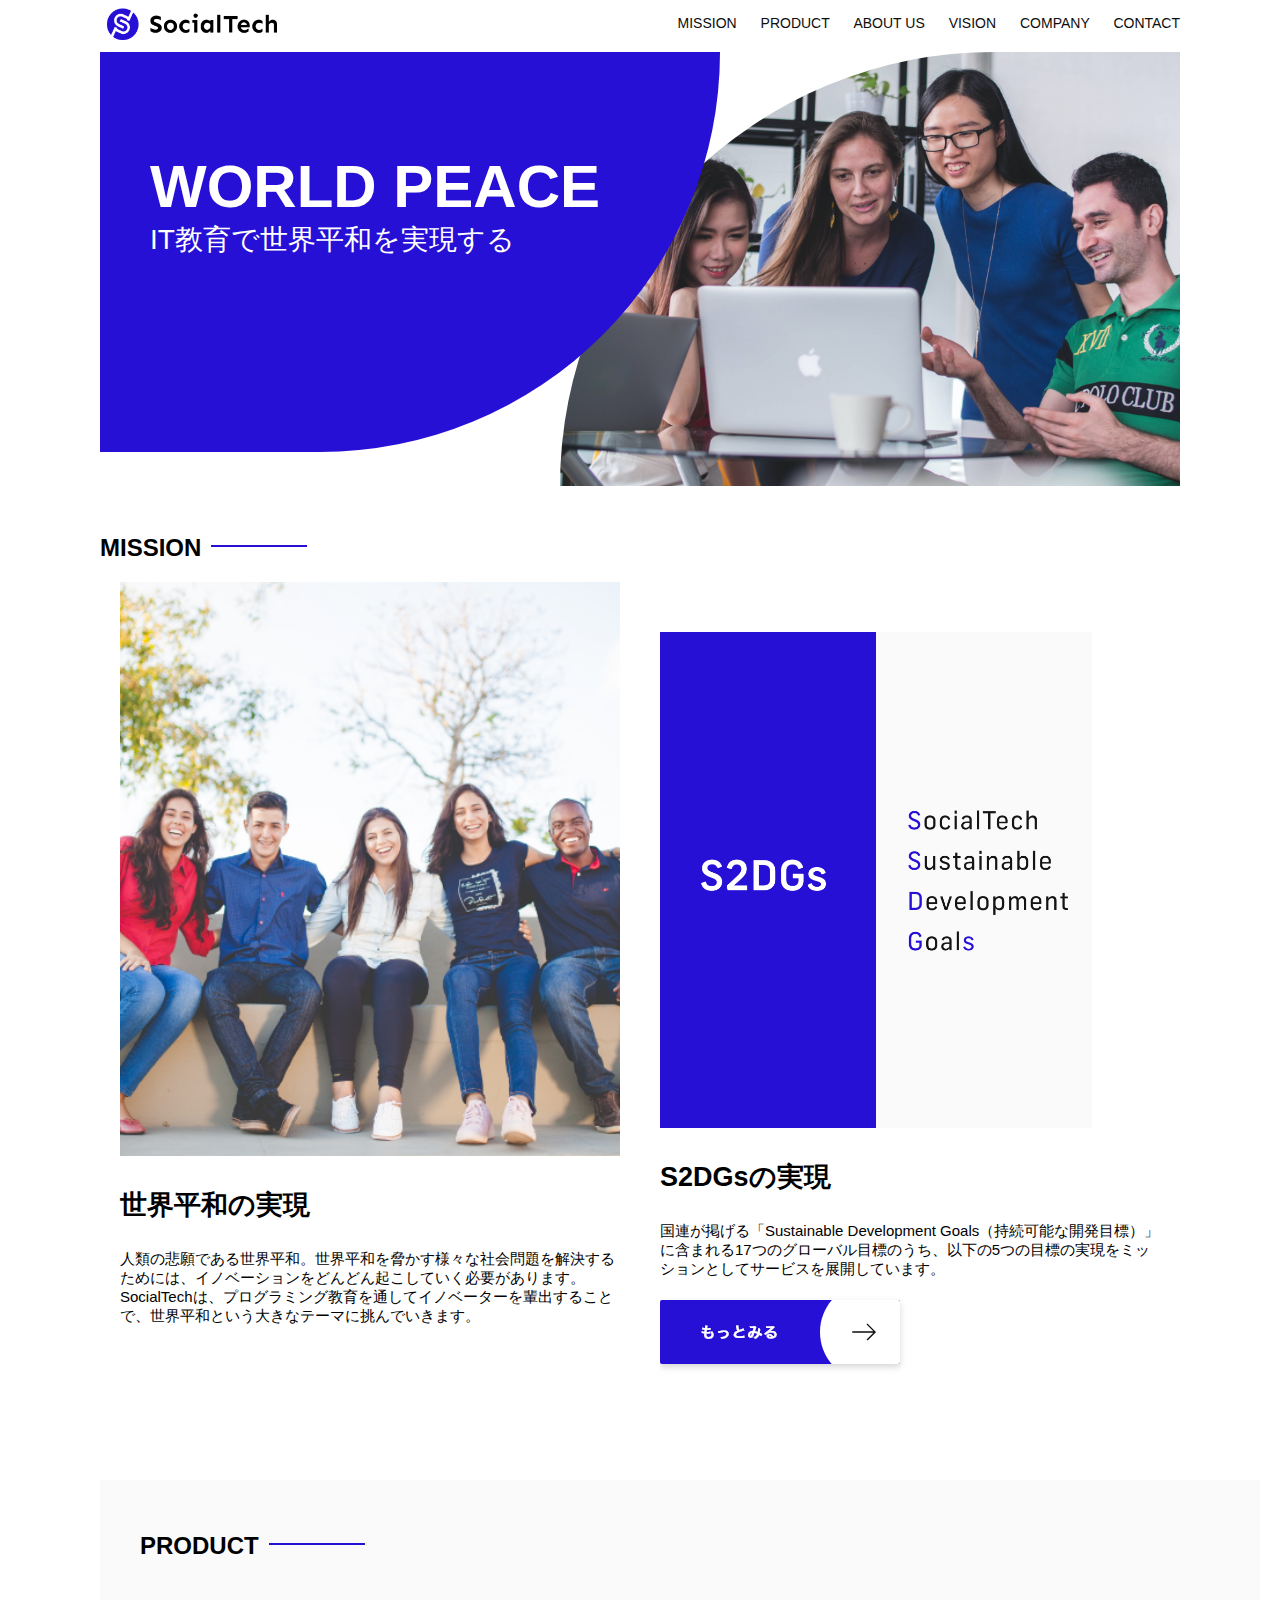
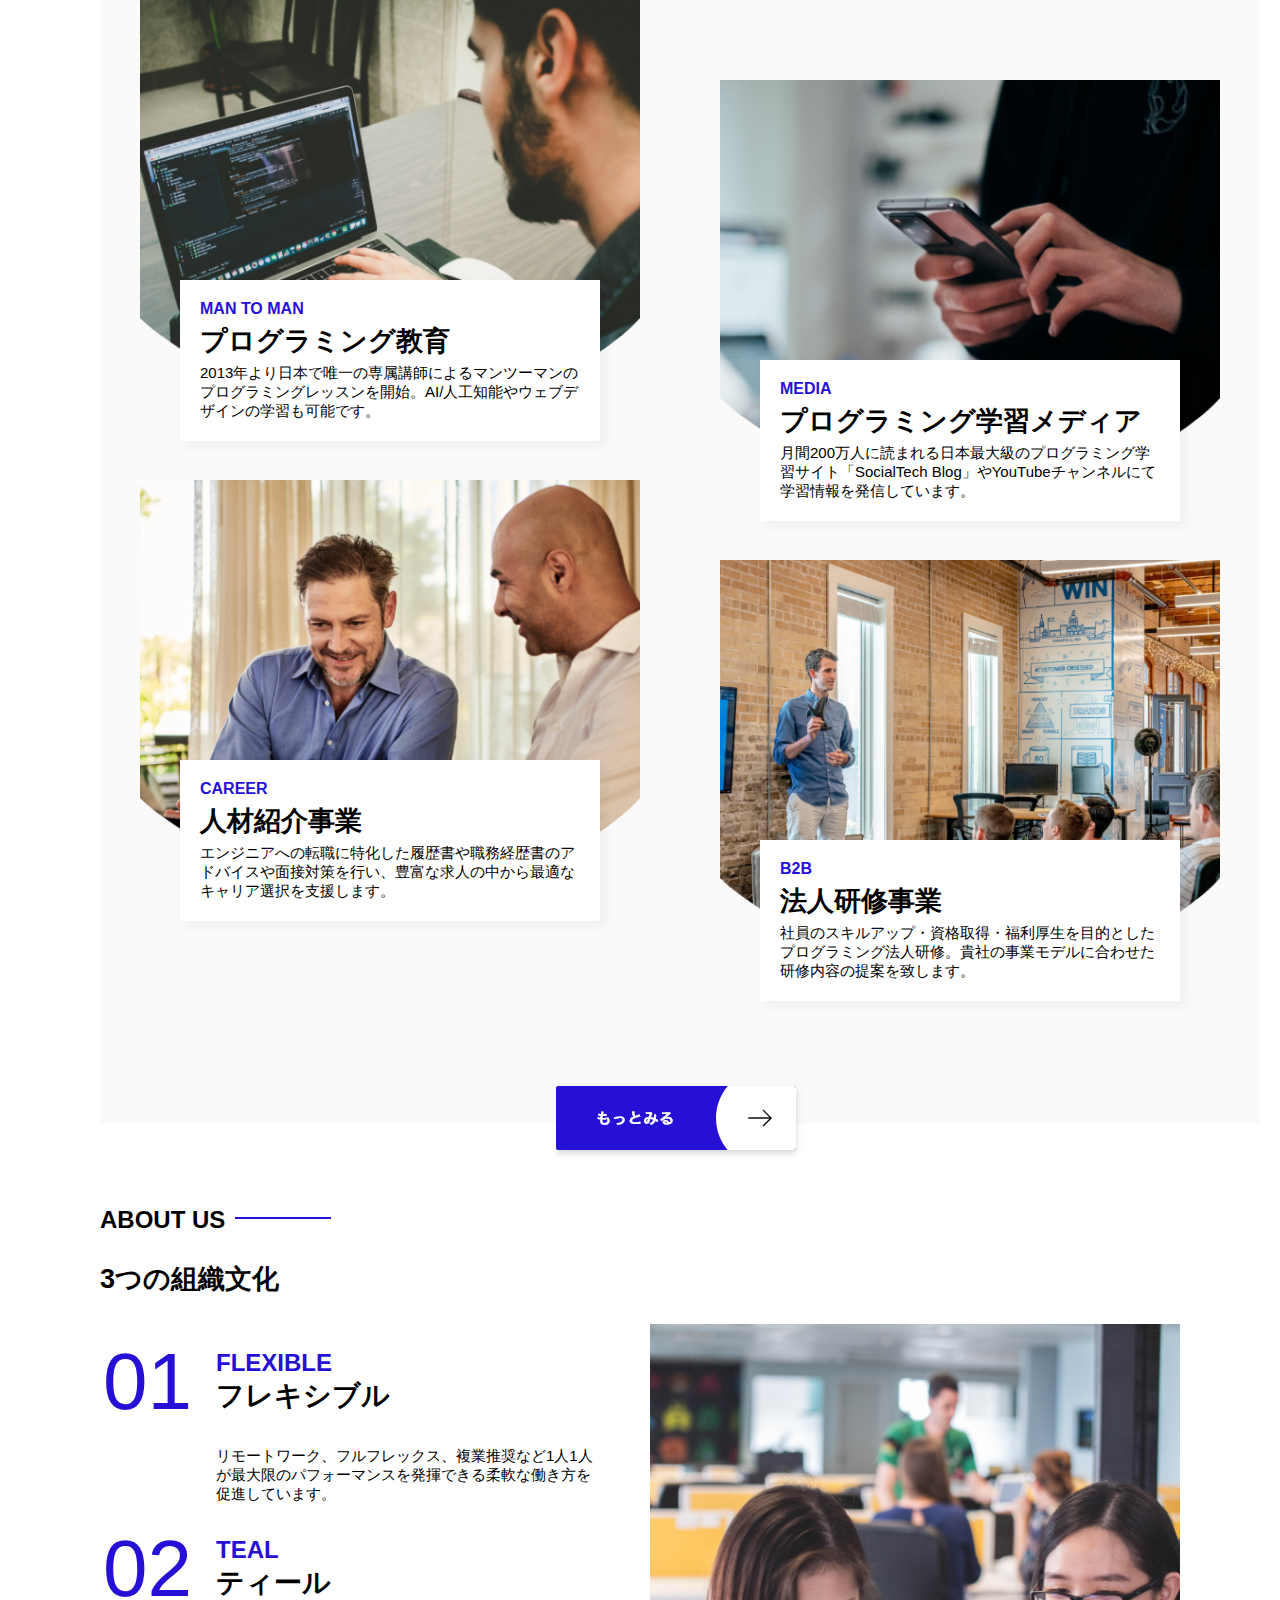
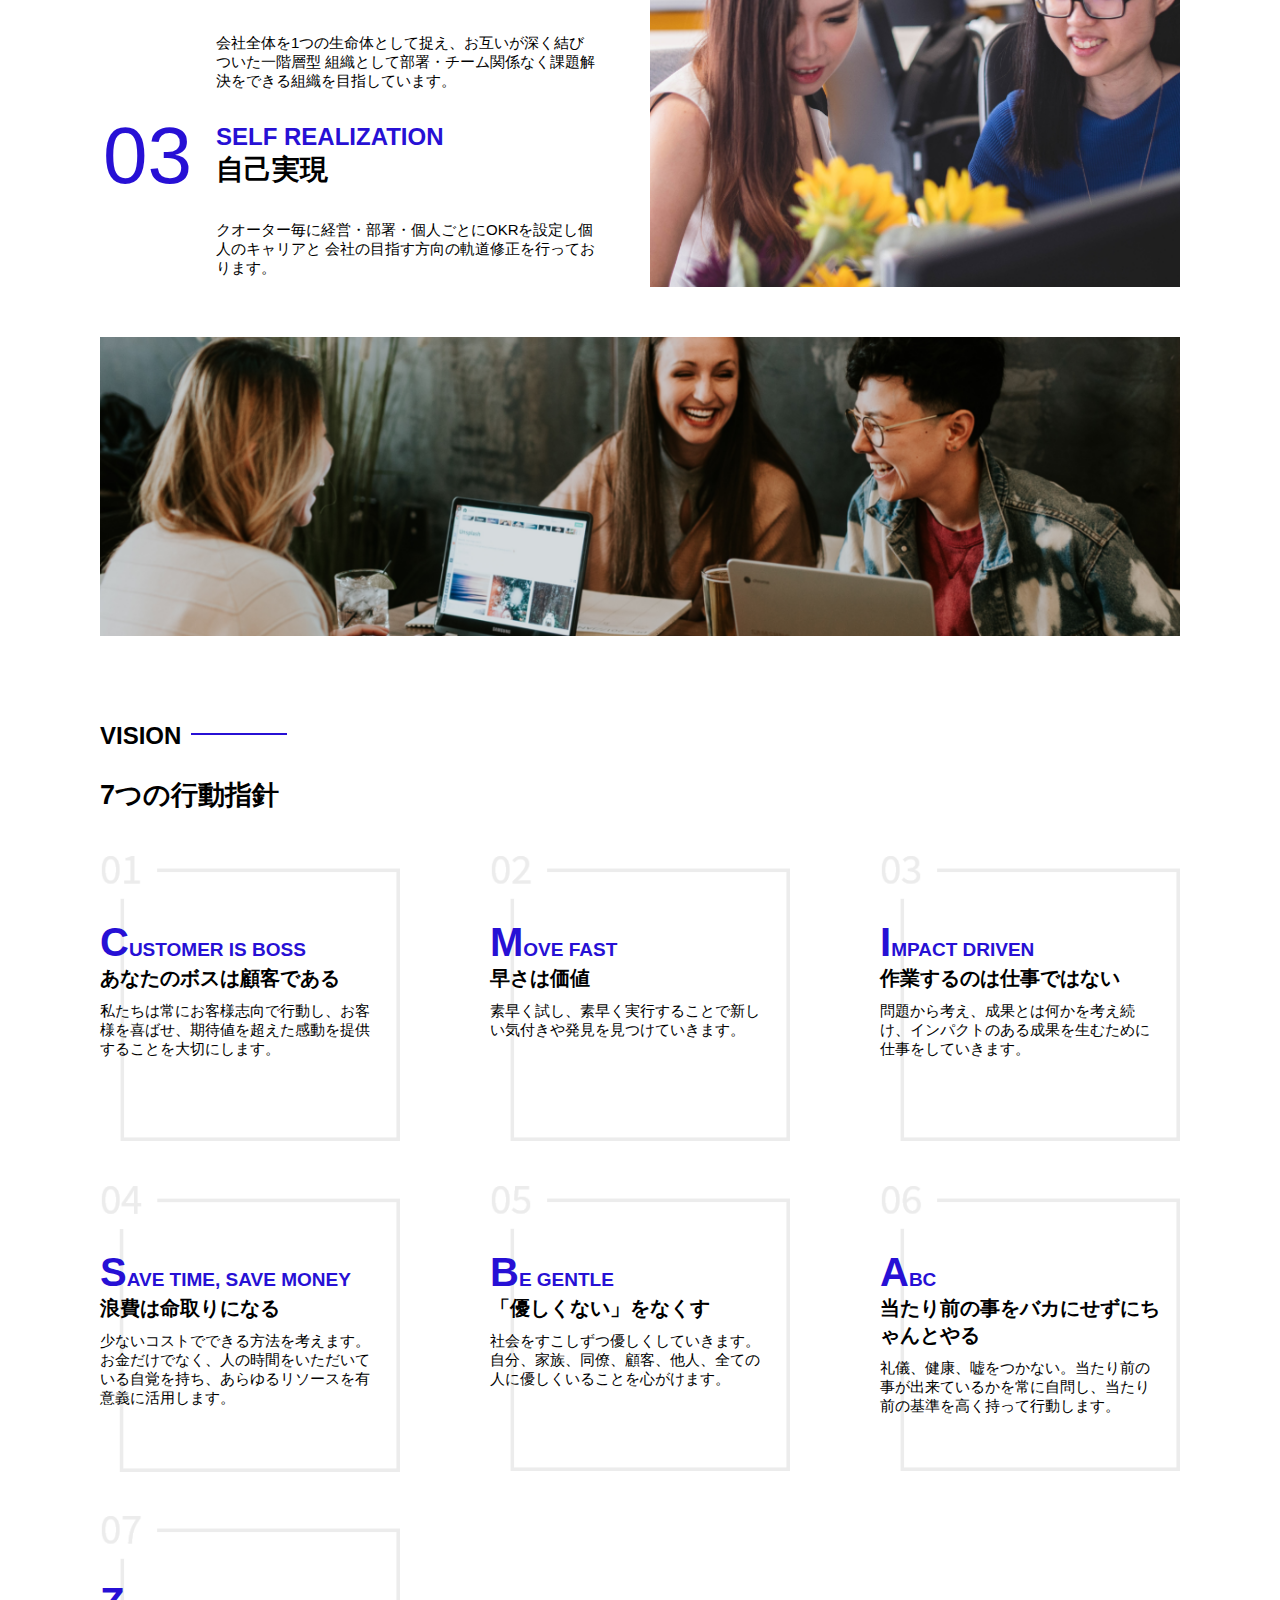
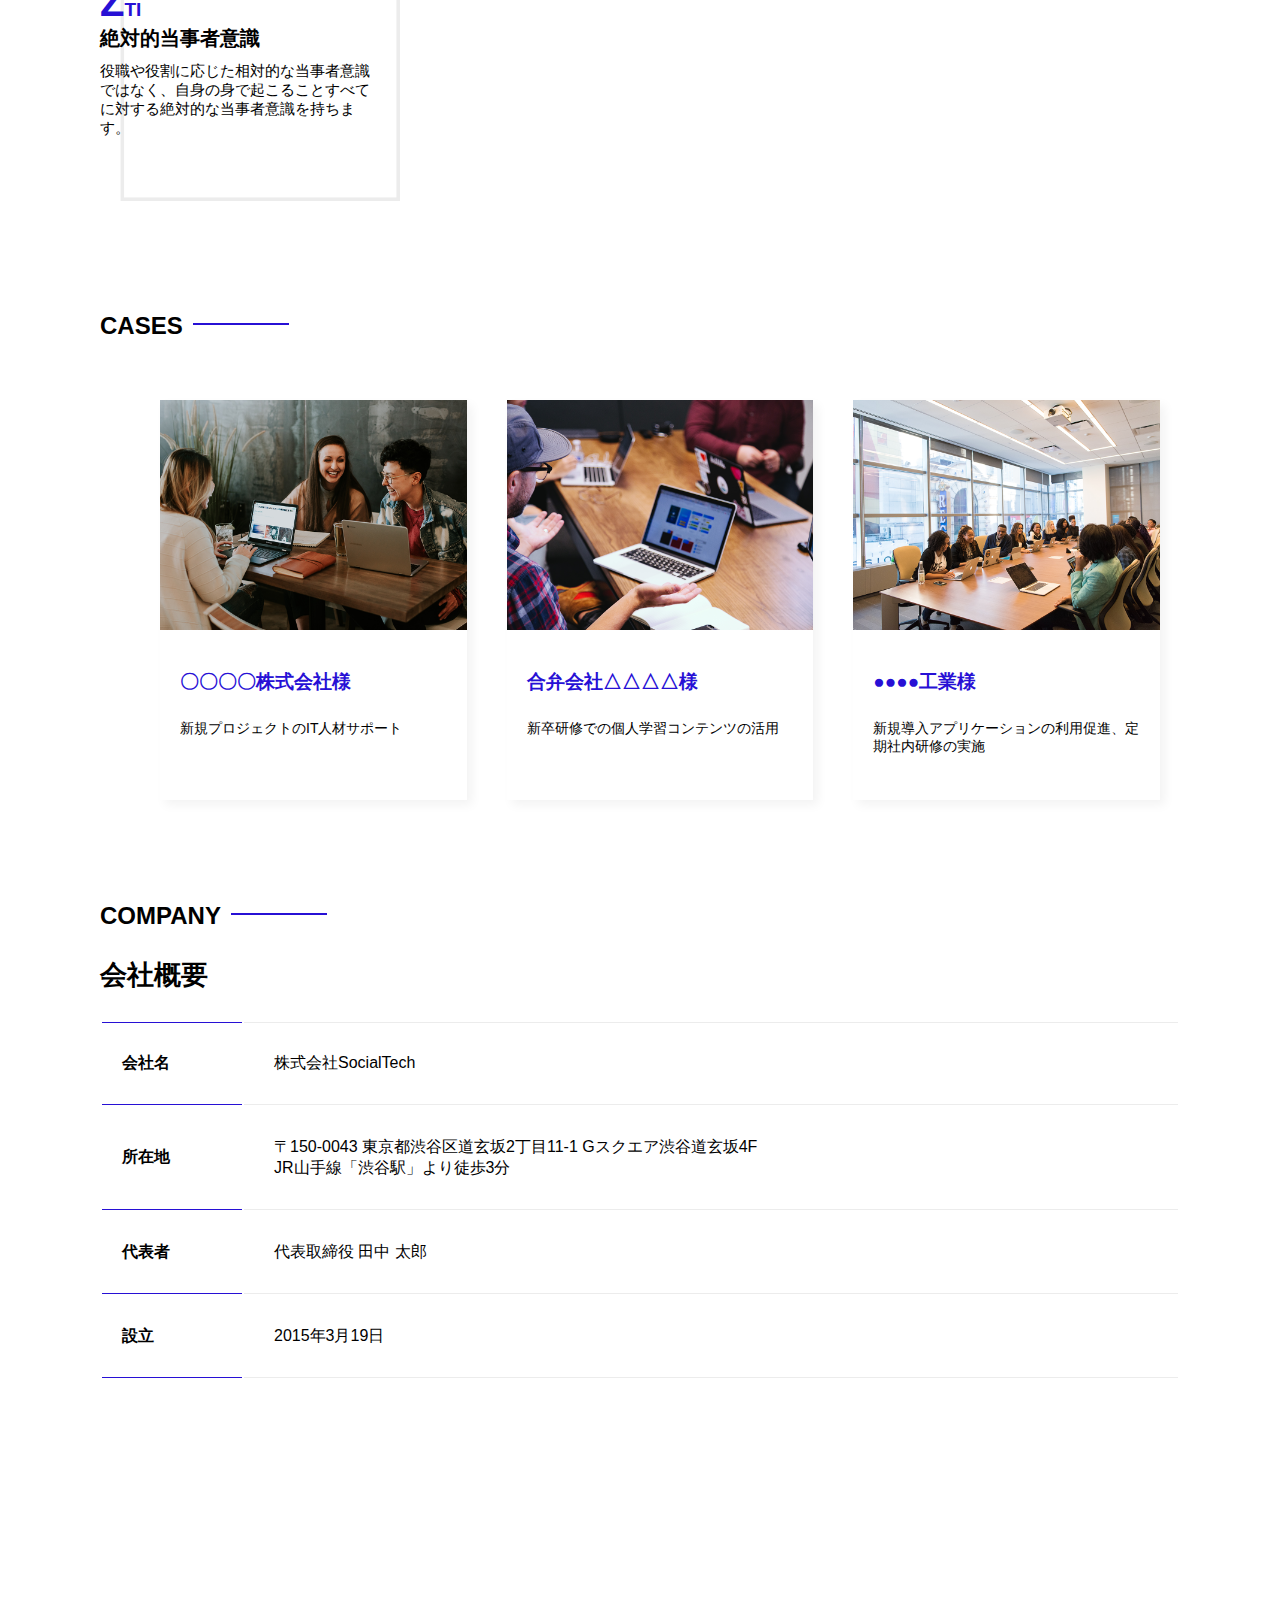
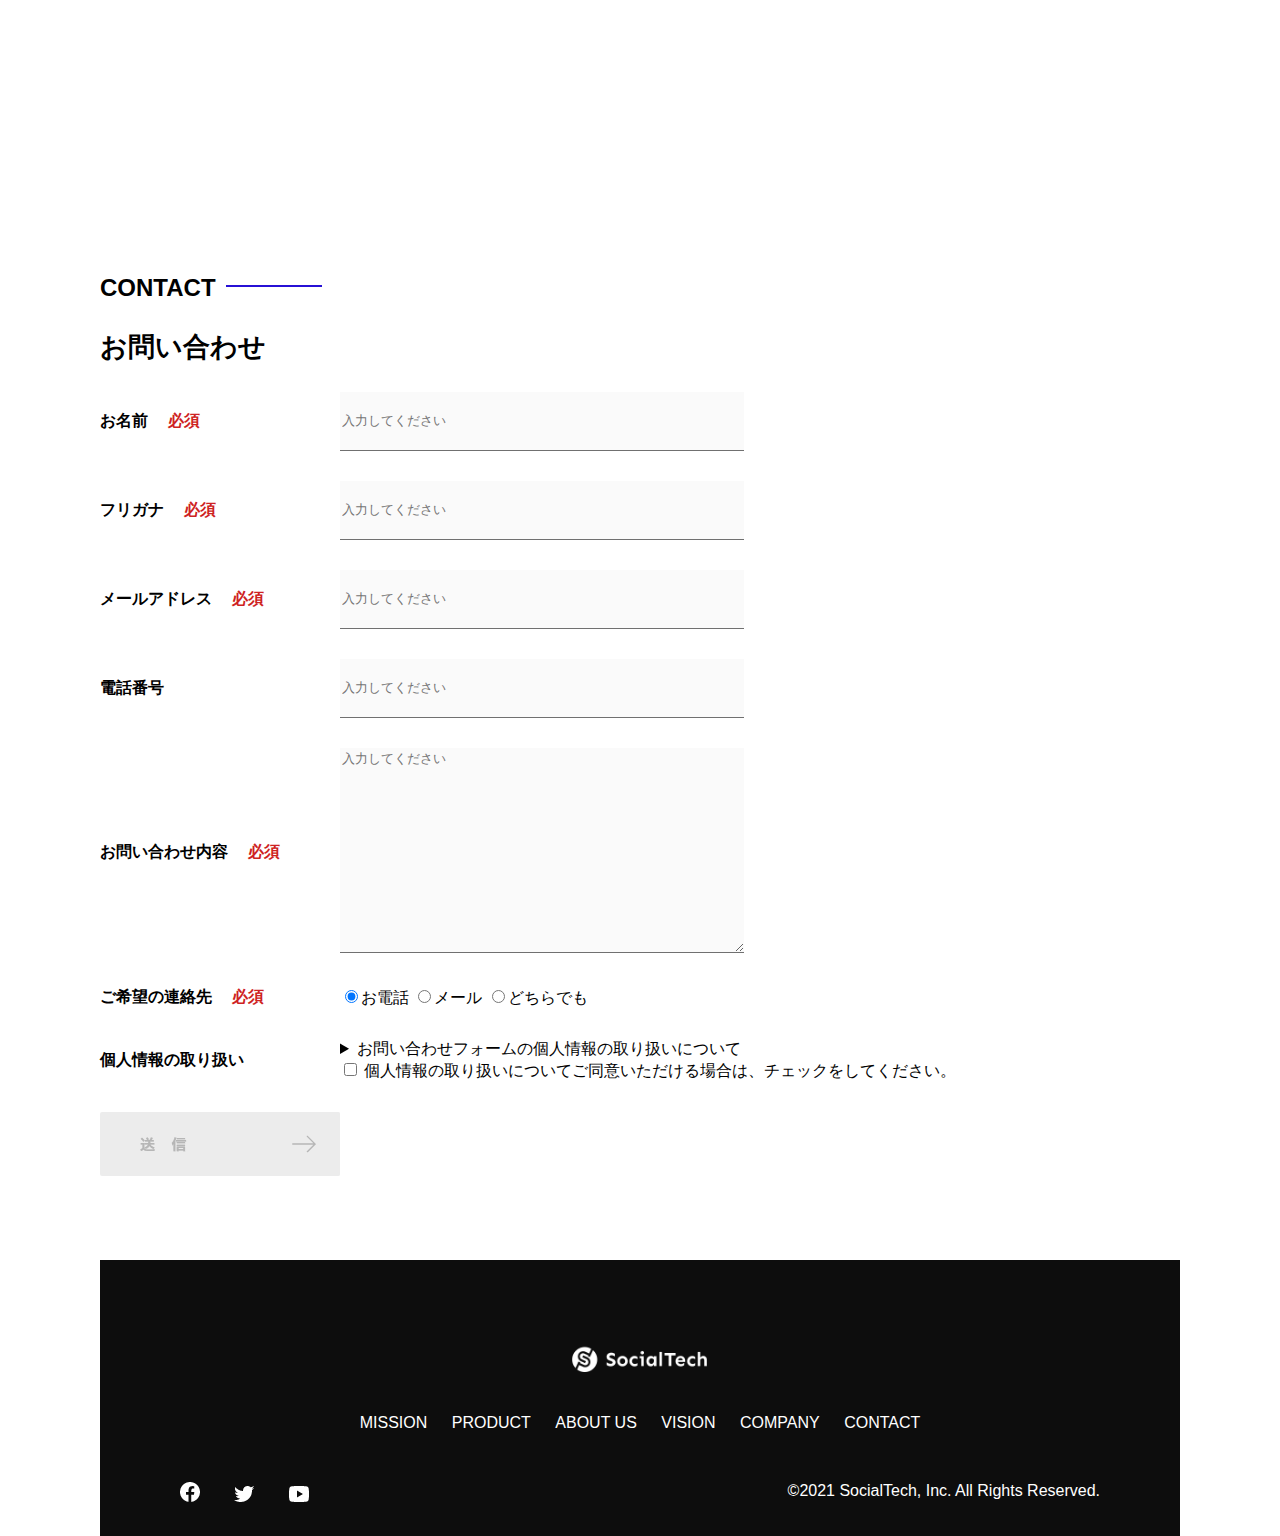
<file: kadai_012/index.html>
<!DOCTYPE html>
<html>
  <head>
    <title>SocialTech</title>
    <meta charset="UTF-8" />
    <meta
      name="description"
      content="SocialTechはEdTech業界のリーディングカンパニーを目指します。"
    />
    <meta name="viewport" content="width=device-width, initial-scale=1.0" />
    <link rel="stylesheet" href="style.css" />
  </head>
  <body>
    <!-- ヘッダー -->
    <header>
      <!-- ロゴ -->
      <a href="index.html" id="logo"
        ><img src="images/logo.png" alt="トップページに戻る"
      /></a>

      <!-- PC用ナビゲーション -->
      <nav id="nav-pc">
        <a href="mission.html">MISSION</a>
        <a href="product.html">PRODUCT</a>
        <a href="index.html#aboutus">ABOUT US</a>
        <a href="index.html#vision">VISION</a>
        <a href="index.html#company">COMPANY</a>
        <a href="index.html#contact">CONTACT</a>
      </nav>
    </header>
    <main>
      <article>
        <!-- メインビジュアル -->
        <section id="main-visual">
          <div id="main-message">
            <h1>WORLD PEACE</h1>
            <p>IT教育で世界平和を実現する</p>
          </div>
          <img
            src="images/index/index-main.png"
            alt="PCの周りに集まる多国籍の仲間たち"
          />
        </section>
        <!--ミッション-->
        <section id="mission">
          <h2 class="index-h2">MISSION</h2>
          <div id="mission-flex">
            <div>
              <img
                id="mission-photo"
                src="images/index/index-mission.png"
                alt="屋外のベンチで写真を撮影する多国籍の仲間たち"
              />
              <h3>世界平和の実現</h3>
              <p>
                人類の悲願である世界平和。世界平和を脅かす様々な社会問題を解決するためには、イノベーションをどんどん起こしていく必要があります。SocialTechは、プログラミング教育を通してイノベーターを輩出することで、世界平和という大きなテーマに挑んでいきます。
              </p>
            </div>
            <div>
              <img id="s2dgs" src="images/index/s2dgs.png" alt="S2DGs" />
              <h3>S2DGsの実現</h3>
              <p>
                国連が掲げる「Sustainable Development
                Goals（持続可能な開発目標）」に含まれる17つのグローバル目標のうち、以下の5つの目標の実現をミッションとしてサービスを展開しています。
              </p>
              <a href="mission.html">
                <img src="images/button-more.png" alt="もっとみる" />
              </a>
            </div>
          </div>
        </section>
        <!-- プロダクト -->
        <section id="product">
          <h2 class="index-h2">PRODUCT</h2>
          <div>
            <div id="product-left">
              <div>
                <img
                  class="product-photo"
                  src="images/index/index-mantoman.png"
                  alt="PCでコードを書く男性"
                />
                <div class="product-explain">
                  <span>MAN TO MAN</span>
                  <h3>プログラミング教育</h3>
                  <p>
                    2013年より日本で唯一の専属講師によるマンツーマンのプログラミングレッスンを開始。AI/人工知能やウェブデザインの学習も可能です。
                  </p>
                </div>
              </div>
              <div>
                <img
                  class="product-photo"
                  src="images/index/index-career.png"
                  alt="笑顔で話し合う2人の男性"
                />
                <div class="product-explain">
                  <span>CAREER</span>
                  <h3>人材紹介事業</h3>
                  <p>
                    エンジニアへの転職に特化した履歴書や職務経歴書のアドバイスや面接対策を行い、豊富な求人の中から最適なキャリア選択を支援します。
                  </p>
                </div>
              </div>
            </div>
            <div id="product-right">
              <div>
                <img
                  class="product-photo"
                  src="images/index/index-media.png"
                  alt="スマートフォンを操作する人"
                />
                <div class="product-explain">
                  <span>MEDIA</span>
                  <h3>プログラミング学習メディア</h3>
                  <p>
                    月間200万人に読まれる日本最大級のプログラミング学習サイト「SocialTech
                    Blog」やYouTubeチャンネルにて学習情報を発信しています。
                  </p>
                </div>
              </div>
              <div>
                <img
                  class="product-photo"
                  src="images/index/index-b2b.png"
                  alt="講演中の男性とそれを聴く人々"
                />
                <div class="product-explain">
                  <span>B2B</span>
                  <h3>法人研修事業</h3>
                  <p>
                    社員のスキルアップ・資格取得・福利厚生を目的としたプログラミング法人研修。貴社の事業モデルに合わせた研修内容の提案を致します。
                  </p>
                </div>
              </div>
            </div>
          </div>
          <div>
            <a id="product-more" href="product.html">
              <img src="images/button-more.png" alt="もっとみる" />
            </a>
          </div>
        </section>
        <!---ABOUT US-->
        <section id="aboutus">
          <h2 class="index-h2">ABOUT US</h2>
          <h3>3つの組織文化</h3>
          <div>
            <table class="culture-table">
              <tr>
                <td>
                  <span class="culture-num">01</span>
                </td>
                <td>
                  <span class="culture-en">FLEXIBLE</span>
                  <span class="culture-jp">フレキシブル</span>
                </td>
              </tr>
              <tr>
                <td>
                  <!--空のセル-->
                </td>
                <td>
                  <p class="culture-description">
                    リモートワーク、フルフレックス、複業推奨など1人1人が最大限のパフォーマンスを発揮できる柔軟な働き方を促進しています。
                  </p>
                </td>
              </tr>
              <tr>
                <td>
                  <span class="culture-num">02</span>
                </td>
                <td>
                  <span class="culture-en">TEAL</span>
                  <span class="culture-jp">ティール</span>
                </td>
              </tr>
              <tr>
                <td>
                  <!--空のセル-->
                </td>
                <td>
                  <p class="culture-description">
                    会社全体を1つの生命体として捉え、お互いが深く結びついた一階層型
                    組織として部署・チーム関係なく課題解決をできる組織を目指しています。
                  </p>
                </td>
              </tr>
              <tr>
                <td>
                  <span class="culture-num">03</span>
                </td>
                <td>
                  <span class="culture-en">SELF REALIZATION</span>
                  <span class="culture-jp">自己実現</span>
                </td>
              </tr>
              <tr>
                <td>
                  <!--空のセル-->
                </td>
                <td>
                  <p class="culture-description">
                    クオーター毎に経営・部署・個人ごとにOKRを設定し個人のキャリアと
                    会社の目指す方向の軌道修正を行っております。
                  </p>
                </td>
              </tr>
            </table>
            <img
              class="culture-img"
              src="images/index/index-aboutus1.png"
              alt="笑顔で話し合う2人の女性"
            />
          </div>
          <img
            class="culture-img2"
            src="images/index/index-aboutus2.png"
            alt="笑顔で話し合う3人の男女"
          />
        </section>
        <!-- VISION -->
        <section id="vision">
          <h2 class="index-h2">VISION</h2>
          <h3>7つの行動指針</h3>
          <div>
            <div class="vision-box">
              <img src="images/index/vision-01.png" alt="01" />
              <span>
                <h4>CUSTOMER IS BOSS</h4>
                <h5>あなたのボスは顧客である</h5>
                <p>
                  私たちは常にお客様志向で行動し、お客様を喜ばせ、期待値を超えた感動を提供することを大切にします。
                </p>
              </span>
            </div>
            <div class="vision-box">
              <img src="images/index/vision-02.png" alt="02" />
              <span>
                <h4>MOVE FAST</h4>
                <h5>早さは価値</h5>
                <p>
                  素早く試し、素早く実行することで新しい気付きや発見を見つけていきます。
                </p>
              </span>
            </div>
            <div class="vision-box">
              <img src="images/index/vision-03.png" alt="03" />
              <span>
                <h4>IMPACT DRIVEN</h4>
                <h5>作業するのは仕事ではない</h5>
                <p>
                  問題から考え、成果とは何かを考え続け、インパクトのある成果を生むために仕事をしていきます。
                </p>
              </span>
            </div>
            <div class="vision-box">
              <img src="images/index/vision-04.png" alt="04" />
              <span>
                <h4>SAVE TIME, SAVE MONEY</h4>
                <h5>浪費は命取りになる</h5>
                <p>
                  少ないコストでできる方法を考えます。お金だけでなく、人の時間をいただいている自覚を持ち、あらゆるリソースを有意義に活用します。
                </p>
              </span>
            </div>
            <div class="vision-box">
              <img src="images/index/vision-05.png" alt="05" />
              <span>
                <h4>BE GENTLE</h4>
                <h5>「優しくない」をなくす</h5>
                <p>
                  社会をすこしずつ優しくしていきます。自分、家族、同僚、顧客、他人、全ての人に優しくいることを心がけます。
                </p>
              </span>
            </div>
            <div class="vision-box">
              <img src="images/index/vision-06.png" alt="06" />
              <span>
                <h4>ABC</h4>
                <h5>当たり前の事をバカにせずにちゃんとやる</h5>
                <p>
                  礼儀、健康、嘘をつかない。当たり前の事が出来ているかを常に自問し、当たり前の基準を高く持って行動します。
                </p>
              </span>
            </div>
            <div class="vision-box">
              <img src="images/index/vision-07.png" alt="07" />
              <span>
                <h4>ZTI</h4>
                <h5>絶対的当事者意識</h5>
                <p>
                  役職や役割に応じた相対的な当事者意識ではなく、自身の身で起こることすべてに対する絶対的な当事者意識を持ちます。
                </p>
              </span>
            </div>
          </div>
        </section>
        <!-- CASES -->
        <!-- 課題12  start-->
        <section id="cases">
          <h2 class="index-h2">CASES</h2>
        </section>
        <ul>
          <li class="case-card">
            <img class="case-img" src="images/index/case-1.png" alt="仲良く語り合う3人">
            <div class="case-info">
              <h4 class="case-name">〇〇〇〇株式会社様</h4>
              <p class="case-content">新規プロジェクトのIT人材サポート</p>
            </div>
          </li>
          <li class="case-card">
            <img class="case-img" src="images/index/case-2.png" alt="PCでコンテンツを見る">
            <div class="case-info">
              <h4 class="case-name">合弁会社△△△△様</h4>
              <p class="case-content">新卒研修での個人学習コンテンツの活用</p>
            </div>
          </li>
          <li class="case-card">
            <img class="case-img" src="images/index/case-3.png" alt="社内研修中の会議室">
            <div class="case-info">
              <h4 class="case-name">●●●●工業様</h4>
              <p class="case-content">新規導入アプリケーションの利用促進、定期社内研修の実施</p>
            </div>

          </li>
        </ul>
        <!-- 課題12　end -->
        <!-- COMPANY -->
        <section id="company">
          <h2 class="index-h2">COMPANY</h2>
          <h3>会社概要</h3>
          <table id="company-table">
            <tr>
              <th class="tableheader-first">会社名</th>
              <td class="cell-first">株式会社SocialTech</td>
            </tr>
            <tr>
              <th class="tableheader">所在地</th>
              <td class="cell">
                〒150-0043 東京都渋谷区道玄坂2丁目11-1 Gスクエア渋谷道玄坂4F<br />JR山手線「渋谷駅」より徒歩3分
              </td>
            </tr>
            <tr>
              <th class="tableheader">代表者</th>
              <td class="cell">代表取締役 田中 太郎</td>
            </tr>
            <tr>
              <th class="tableheader">設立</th>
              <td class="cell">2015年3月19日</td>
            </tr>
          </table>
          <iframe
            src="https://www.google.com/maps/embed?pb=!1m18!1m12!1m3!1d3241.7759544892483!2d139.69399665123464!3d35.65789123876098!2m3!1f0!2f0!3f0!3m2!1i1024!2i768!4f13.1!3m3!1m2!1s0x60188caa0042e8d1%3A0xba130bea826a7aa2!2z44CSMTUwLTAwNDMg5p2x5Lqs6YO95riL6LC35Yy66YGT546E5Z2C77yS5LiB55uu77yR77yR4oiS77yR!5e0!3m2!1sja!2sjp!4v1636872991912!5m2!1sja!2sjp"
            style="border: 0"
            allowfullscreen=""
            loading="lazy"
          >
          </iframe>
        </section>
        <!-- お問い合わせフォーム -->
        <section id="contact">
          <h2 class="index-h2">CONTACT</h2>
          <h3>お問い合わせ</h3>
          <form>
            <div>
              <div class="contact-heading">
                <label class="contact-label"
                  >お名前<span class="contact-span">必須</span></label
                >
              </div>
              <div class="contact-form">
                <input
                  type="text"
                  name="name"
                  placeholder="入力してください"
                  class="contact-textbox"
                />
              </div>
            </div>
            <div>
              <div class="contact-heading">
                <label class="contact-label"
                  >フリガナ<span class="contact-span">必須</span></label
                >
              </div>
              <div>
                <input
                  type="text"
                  name="hurigana"
                  placeholder="入力してください"
                  class="contact-textbox"
                />
              </div>
            </div>
            <div>
              <div class="contact-heading">
                <label class="contact-label"
                  >メールアドレス<span class="contact-span">必須</span></label
                >
              </div>
              <div>
                <input
                  type="text"
                  name="email"
                  placeholder="入力してください"
                  class="contact-textbox"
                />
              </div>
            </div>
            <div>
              <div class="contact-heading">
                <label class="contact-label">電話番号</label>
              </div>
              <div>
                <input
                  type="text"
                  name="tel"
                  placeholder="入力してください"
                  class="contact-textbox"
                />
              </div>
            </div>
            <div>
              <div class="contact-heading">
                <label class="contact-label"
                  >お問い合わせ内容<span class="contact-span">必須</span></label
                >
              </div>
              <div>
                <textarea
                  class="contact-textarea"
                  placeholder="入力してください"
                  name="message"
                ></textarea>
              </div>
            </div>
            <div>
              <div class="contact-heading">
                <label class="contact-label"
                  >ご希望の連絡先<span class="contact-span">必須</span></label
                >
              </div>
              <div>
                <input
                  class="radiobutton"
                  type="radio"
                  value="tel"
                  name="contact"
                  checked
                /><label>お電話</label>
                <input
                  class="radiobutton"
                  type="radio"
                  value="mail"
                  name="contact"
                /><label>メール</label>
                <input
                  class="radiobutton"
                  type="radio"
                  value="both"
                  name="contact"
                /><label>どちらでも</label>
              </div>
            </div>
            <div>
              <div class="contact-heading">
                <label class="contact-label">個人情報の取り扱い</label>
              </div>
              <div>
                <details>
                  <summary>
                    お問い合わせフォームの個人情報の取り扱いについて
                  </summary>
                  <div>
                    <span>１．組織の名称又は氏名</span><br />
                    株式会社SocialTech<br /><br />
                    <span
                      >２．個人情報保護管理者（若しくはその代理人）の氏名又は職名、所属及び連絡先
                      鈴木 一郎 コーポレート部</span
                    ><br />
                    メールアドレス：support@socialtech.net<br />
                    TEL：03-xxxx-xxxx<br />
                    <span>３．個人情報の利用目的</span><br />
                    ・本サービス及び本サービスに関連する情報の提供又はそれらに関する連絡のため<br />
                    ・ユーザーの本人確認のため<br />
                    ・当社サービスのご案内のため<br />
                    ・当社の商品等の広告または宣伝（電子メールによるものを含むものとします。）<br /><br />
                    <span>４．個人情報の取り扱い業務の委託</span><br />
                    個人情報の取扱業務の全部または一部を外部に業務委託する場合があります。<br />
                    その際、弊社は、個人情報を適切に保護できる管理体制を敷き実行していることを条件として<br />
                    委託先を厳選したうえで、機密保持契約を委託先と締結し、お客様の個人情報を厳密に管理させます。<br /><br />
                    <span>５．個人情報の開示等の請求</span><br />
                    お客様は、弊社に対してご自身の個人情報の開示等（利用目的の通知、開示、内容の訂正・追加・削除、利用の停止または消去、第三者への提供の停止）に関して、当社問合わせ窓口に申し出ることができます。<br />
                    その際、弊社はお客様ご本人を確認させていただいたうえで、合理的な期間内に対応いたします。<br /><br />
                    なお、個人情報に関する弊社問合わせ先は、次の通りです。<br /><br />
                    株式会社SocialTech　個人情報問合せ窓口<br />
                    〒150-0043　東京都渋谷区道玄坂2丁目11-1 Ｇスクエア渋谷道玄坂
                    4F<br />
                    メールアドレス：support@socialtech.net　TEL：03-xxxx-xxxx<br /><br />
                    <span>６．個人情報を提供されることの任意性について</span
                    ><br /><br />
                    お客様がご自身の個人情報を弊社に提供されるか否かは、お客様のご判断によりますが、もしご提供されない場合には、適切なサービスが提供できない場合がありますので予めご了承ください。
                  </div>
                </details>
                <input type="checkbox" name="agree" />
                <span
                  >個人情報の取り扱いについてご同意いただける場合は、チェックをしてください。</span
                >
              </div>
            </div>
            <input
              type="image"
              value="Submit"
              src="images/button-submit.png"
              alt="送信する"
            />
          </form>
        </section>
      </article>
      <footer>
        <div id="footer-logo">
          <img src="images/logo-sp.png" alt="SocialTech" />
        </div>
        <div id="footer-link">
          <a href="mission.html">MISSION</a>
          <a href="product.html">PRODUCT</a>
          <a href="index.html#aboutus">ABOUT US</a>
          <a href="index.html#vision">VISION</a>
          <a href="index.html#company">COMPANY</a>
          <a href="index.html#contact">CONTACT</a>
        </div>
        <div id="sns-footer">
          <a href="https://www.facebook.com/sejuku2013"
            ><img src="images/button-facebook.png" alt="Facebookのリンク"
          /></a>
          <a href="https://twitter.com/samuraijuku"
            ><img src="images/button-twitter.png" alt="Twitterのリンク"
          /></a>
          <a href="https://www.youtube.com/channel/UCCFOQO5aDK0xXam4cUQXT8g"
            ><img src="images/button-youtube.png" alt="YouTubeのリンク"
          /></a>
          <span id="copyright"
            >&copy;2021 SocialTech, Inc. All Rights Reserved.
          </span>
        </div>
      </footer>
    </main>
  </body>
</html>
</file>
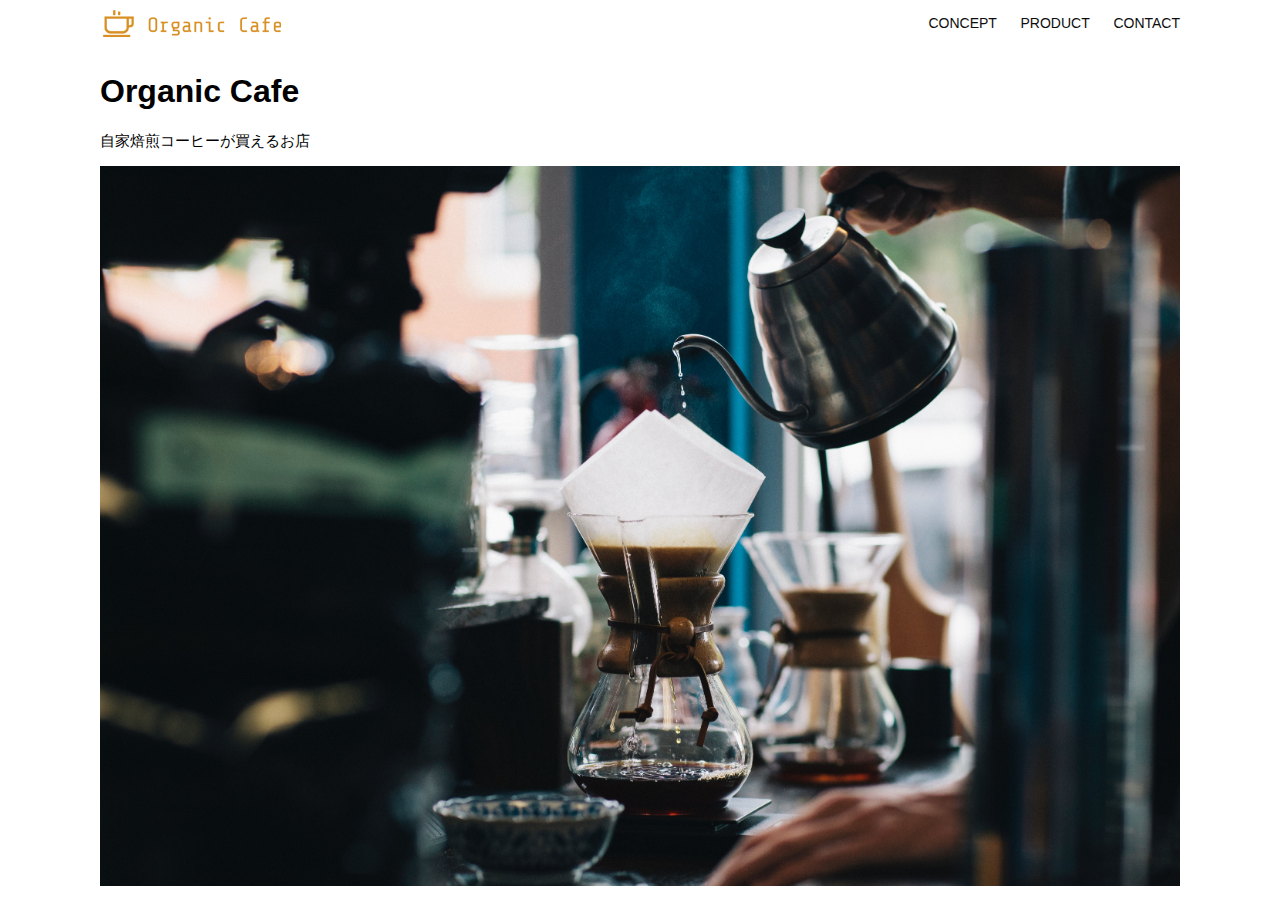
<file: kadai_013/index.html>
<!DOCTYPE html>
<html>
  <head>
    <title>Organic Cafe</title>
    <meta charset="UTF-8" />
    <meta
      name="description"
      content="自家焙煎のコーヒーがお家で楽しめるOrganic Cafe"
    />
    <meta name="viewport" content="width=device-width, initial-scale=1.0" />
    <link rel="stylesheet" href="style.css" />
  </head>
  <body>
    <!-- ヘッダー -->
    <header>
      <!-- ロゴ -->
      <a href="index.html" id="logo"
        ><img src="images/logo.png" alt="トップページに戻る"
      /></a>

      <!-- PC用ナビゲーション -->
      <nav id="nav-pc">
        <a href="index.html#concept">CONCEPT</a>
        <a href="index.html#product">PRODUCT</a>
        <a href="index.html#contact">CONTACT</a>
      </nav>
      <!-- スマホ用　ナビゲーション　-->
      <img id="menu-sp" src="images/button-menu.png" alt="ナビゲーションを開く" onclick="document.getElementById('nav-sp').style.display = 'block'">
      <nav id="nav-sp">
        <img id="close" src="images/button-close.png" alt="ナビゲーションを閉じる" onclick="document.getElementById('nav-sp').style.display = 'none'">
        <a id="logo-sp" href="index.html" onclick="document.getElementById('nav-sp').style.display = 'none'">
        <img src="images/logo-sp.png" alt="トップページに戻る"></a>
        <a class="menu" href="index.html#concept" onclick="document.getElementById('nav-sp').style.display = 'none'">CONSEPT</a>
        <a class="menu" href="index.html#product" onclick="document.getElementById('nav-sp').style.display = 'none'">PRODUCT</a>
        <a class="menu" href="index.html#contact" onclick="document.getElementById('nav-sp').style.display = 'none'">CONTACT</a>
        
      </nav>
    </header>
    <main>
      <article>
        <!-- メインビジュアル -->
        <section id="main-visual">
          <div id="main-message">
            <h1>Organic Cafe</h1>
            <p>自家焙煎コーヒーが買えるお店</p>
          </div>
          <img
            src="images/main-image.jpg"
            alt="コーヒーをハンドドリップで淹れる画像"
          />
        </section>
      </article>
    </main>
  </body>
</html>
</file>
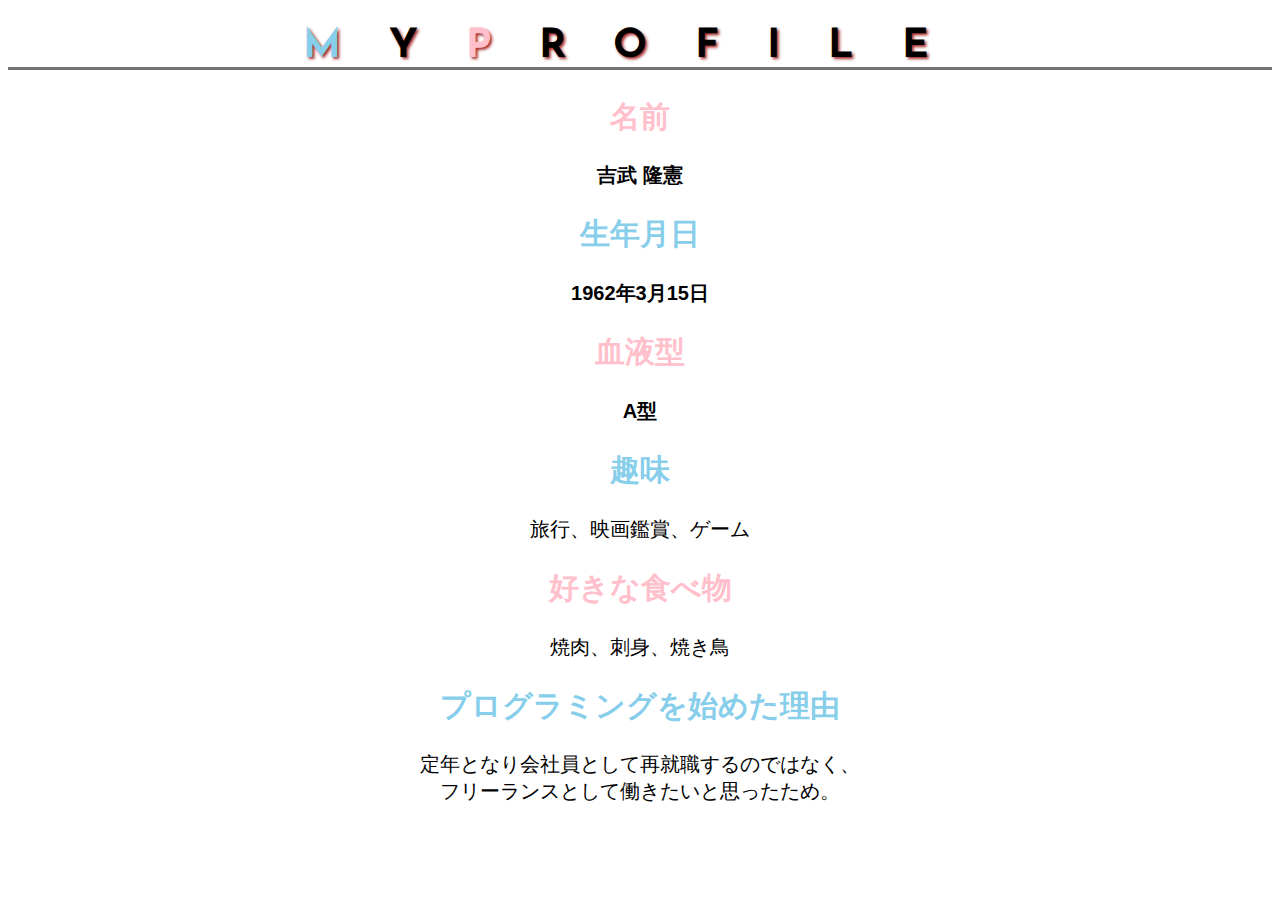
<file: kadai_014/kadai_014.html>
<!DOCTYPE html>
<html>
  <head>
    <title>14章課題</title>
    <meta name="description" content="このページは14章の課題です">
    <meta charset="utf-8">
    <link rel="stylesheet" href="style.css">
    <link rel="preconnect" href="https://fonts.googleapis.com">
<link rel="preconnect" href="https://fonts.gstatic.com" crossorigin>
<link href="https://fonts.googleapis.com/css2?family=Josefin+Sans&family=Noto+Sans+JP&display=swap" rel="stylesheet">
  </head>
  <body>
    <h1><span class="sky">M</span>Y<span class="pink">P</span>ROFILE</h1>
    <div id="basic">
        <h2 class="pink">名前</h2>
        <p>吉武  隆憲</p>
        <h2 class="sky">生年月日</h2>
        <p>1962年3月15日</p>
        <h2 class="pink">血液型</h2>
        <p>A型</p>
    </div>
    <h2 class="sky">趣味</h2>
    <p>旅行、映画鑑賞、ゲーム</p>
    <h2 class="pink">好きな食べ物</h2>
    <p>焼肉、刺身、焼き鳥</p>
    <h2 class="sky">プログラミングを始めた理由</h2>
    <p>定年となり会社員として再就職するのではなく、<br>
      フリーランスとして働きたいと思ったため。</p>
  </body>
</html>
</file>
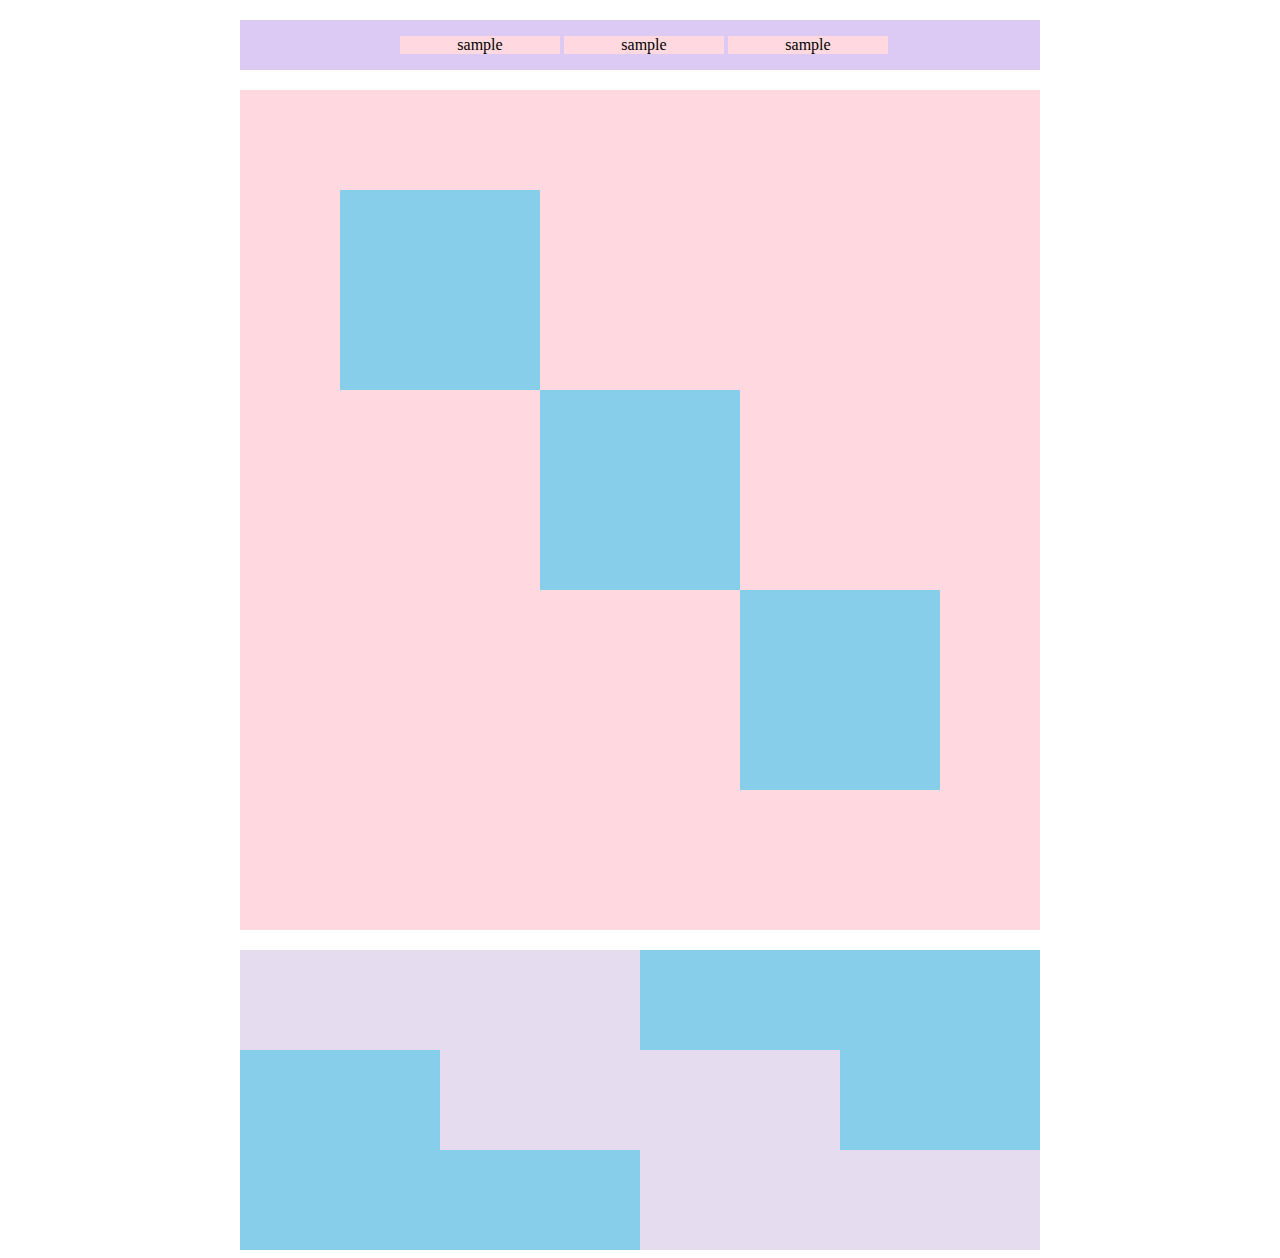
<file: kadai_018/kadai_018.html>
<!DOCTYPE html>
<html>
  <head>
    <title>18章課題</title>
    <meta name="description" content="このページは18章の課題です">
    <meta charset="utf-8">
    <link rel="stylesheet" href="style.css">
  </head>
  <body>
    <div id="top">
      <p class="top-child">sample</p>
      <p class="top-child">sample</p>
      <p class="top-child">sample</p>
    </div>
    <div id="middle">
      <div id="middle-child01"></div>
      <div id="middle-child02"></div>
      <div id="middle-child03"></div>
    </div>
    <div id="bottom">
      <div id="bottom-child01"></div>
      <div id="bottom-child02"></div>
      <div id="bottom-child03"></div>
    </div>
  </body>
</html>
</file>
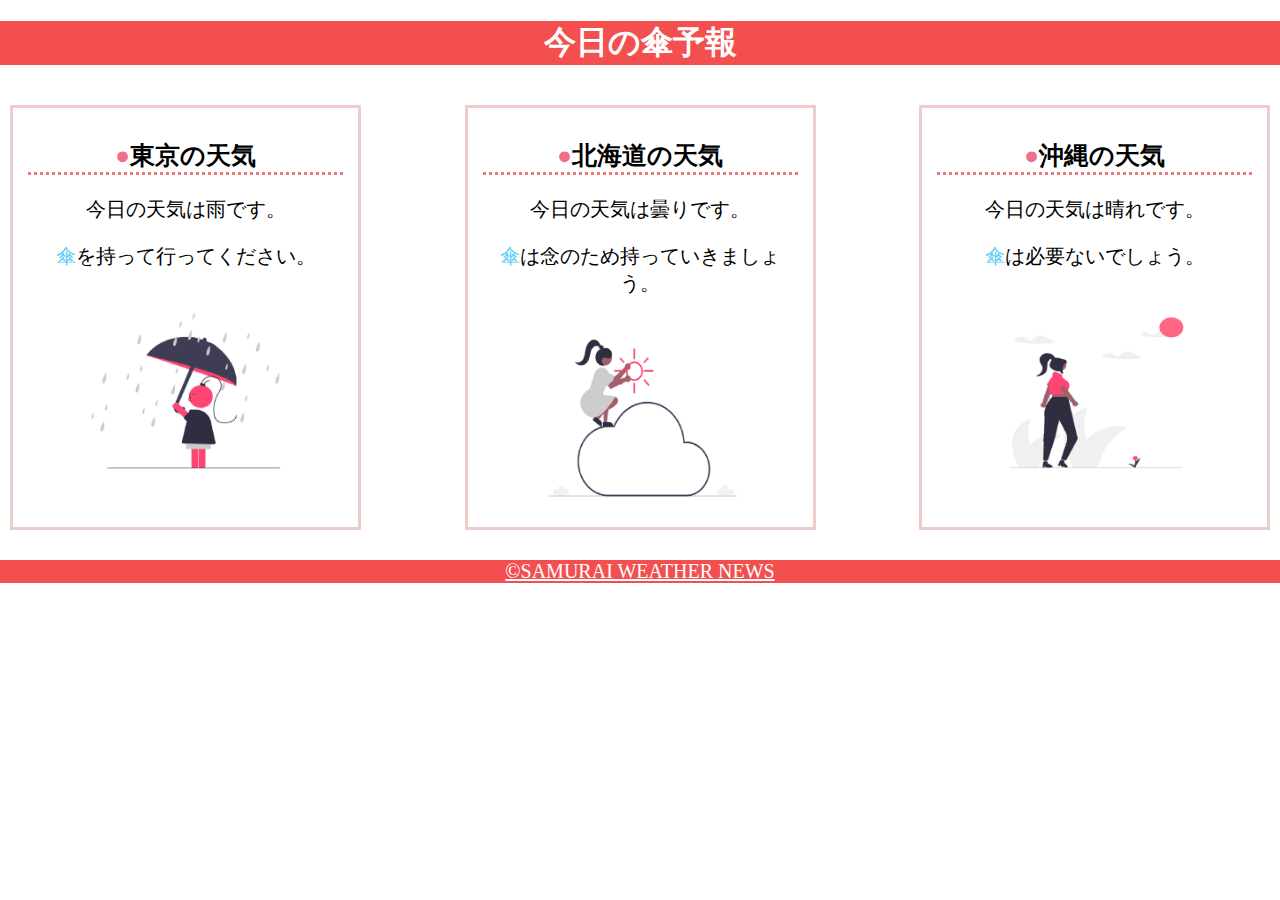
<file: kadai_022/kadai_022.html>
<!DOCTYPE html>
<html>
  <head>
    <title>22章課題</title>
    <meta name="descrition" content="このページは22章の課題です">
    <meta charset="utf-8">
    <meta name="viewport" content="width=device-width, initial-scale=1.0">
    <link rel="stylesheet" href="style.css">
  </head>
  <body>
    <header>
      <h1>今日の傘予報</h1>
    </header>
    <main>
      <div id="parent">
        <div class="contents">
          <h2>東京の天気</h2>
          <p>今日の天気は雨です。</p>
          <p>傘を持って行ってください。</p>
          <img src="images/rainy.png">
        </div>
        <div class="contents">
          <h2>北海道の天気</h2>
          <p>今日の天気は曇りです。</p>
          <P>傘は念のため持っていきましょう。</P>
          <img src="images/cloudy.png">
        </div>
        <div class="contents">
          <h2>沖縄の天気</h2>
          <p>今日の天気は晴れです。</p>
          <p>傘は必要ないでしょう。</p>
          <img src="images/sunny.png">          
        </div>
      </div>
    </main>
    <footer>
      <a href="https://www.sejuku.net/corp/">&copy;SAMURAI WEATHER NEWS</a>
    </footer>
  </body>
</html>
</file>
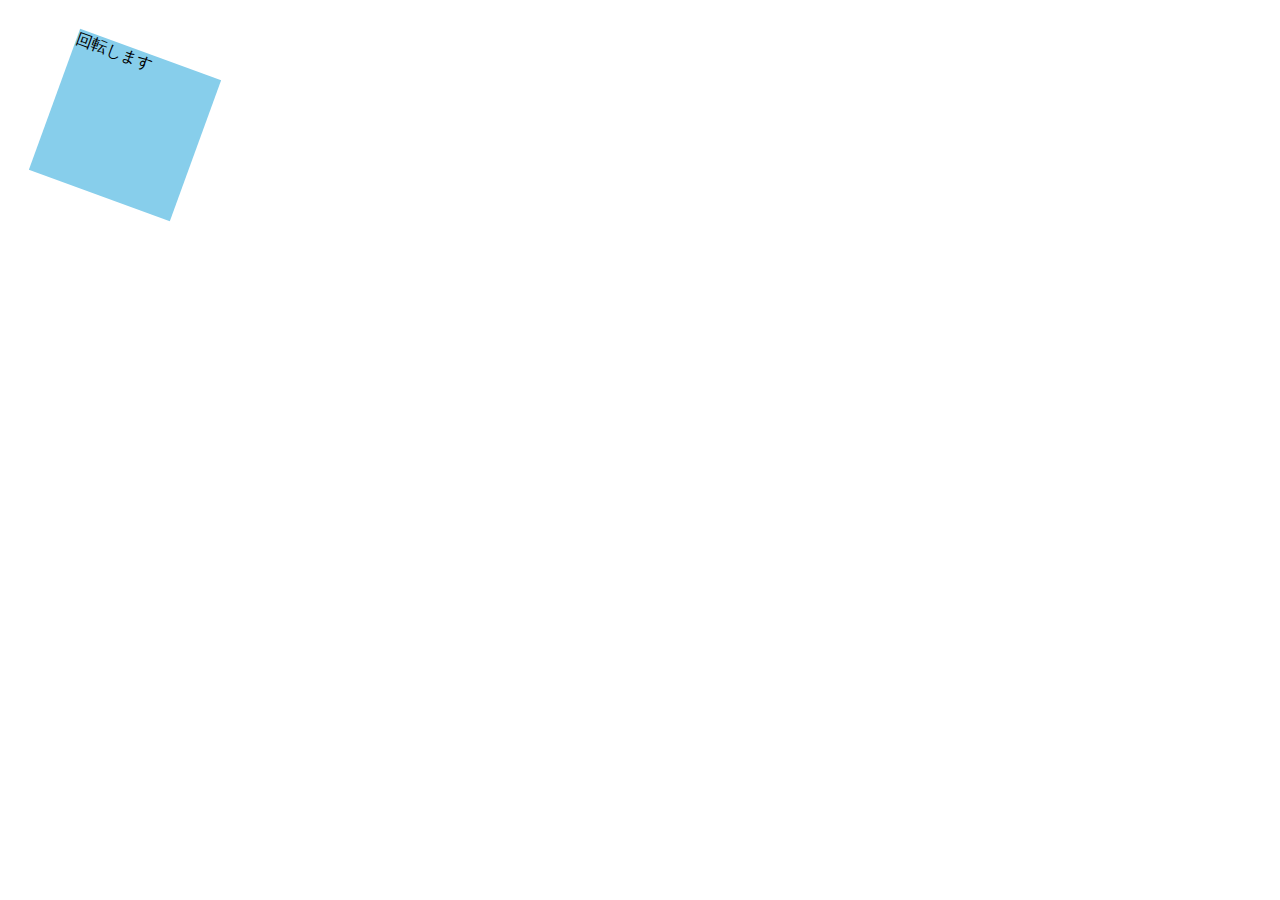
<file: kadai_mdn_css/mdn.html>
<!DOCTYPE html>
<html>
  <head>
    <style>
      div {
        position: absolute;
        left: 50px;
        top: 50px;
        width: 150px;
        height: 150px;
        background-color: skyblue;
        transform: rotate(20deg);
      }

    </style>
  </head>

  <body>
    <div>
      回転します
    </div>
  </body>
</html>
</file>
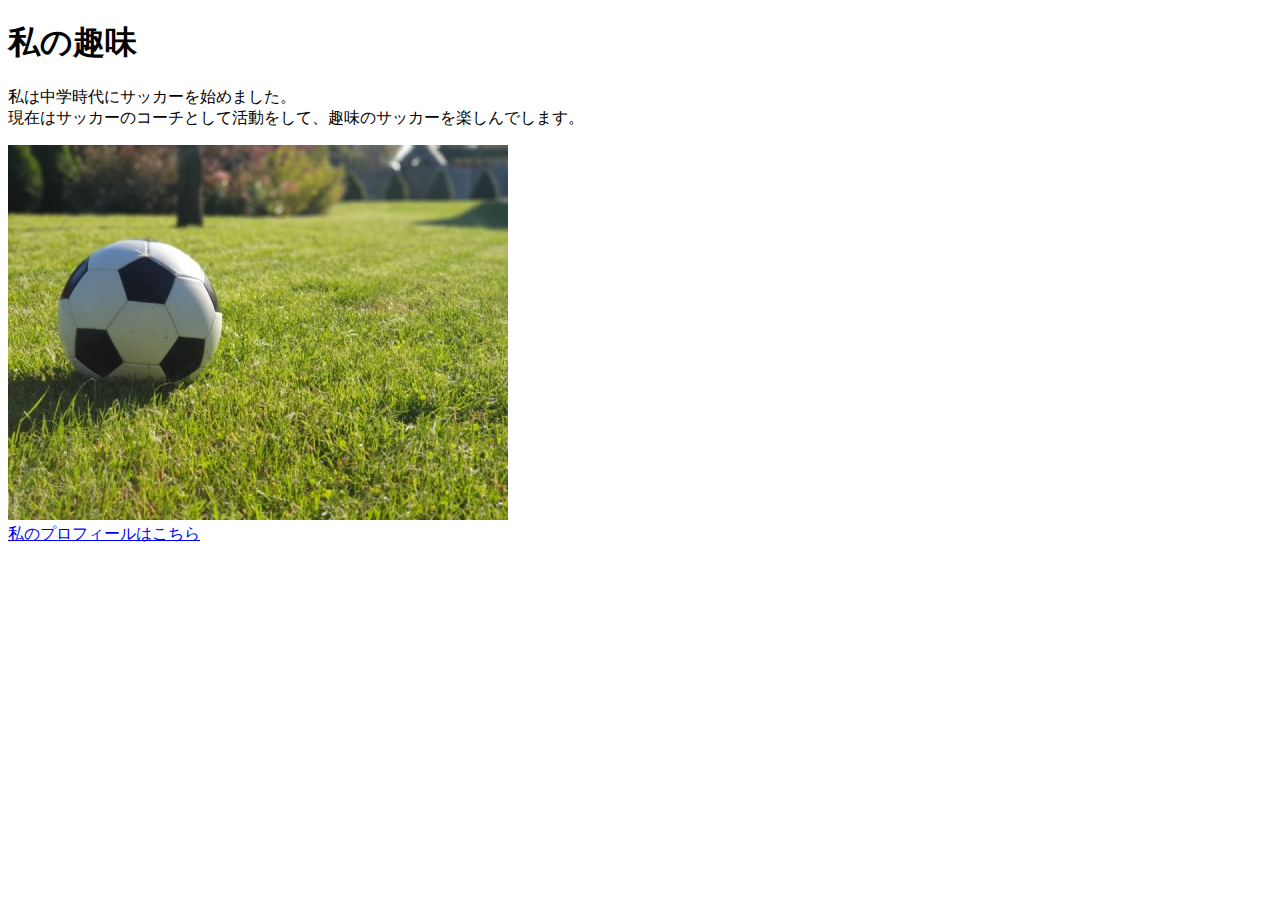
<file: kadai_005/html/kadai_005.html>
<!DOCTYPE html>
<html>
  <head>
    <title>5章課題</title>
    <meta name="description" content="このページは5章の課題です。">
    <meta charset="utf-8">
  </head>
  <body>
  <h1>私の趣味</h1>
  <p>私は中学時代にサッカーを始めました。<br>
    現在はサッカーのコーチとして活動をして、趣味のサッカーを楽しんでします。
  </p>
  <img src="../images/sample.jpg"><br>
  <a href="https://twitter.com/samuraijuku">私のプロフィールはこちら</a>
  </body>
</html>
</file>
<file: kadai_012/style.css>
/* PC、スマホ共通スタイル */
body {
  font-family: "Source Sans Pro", "Hiragino Kaku Gothic ProN", Meiryo, Arial,
    sans-serif;
}

p {
  font-size: 15px;
}

/*================
PC用のスタイル 
=================*/
/* 横幅設定 */
body {
  max-width: 1080px;
  min-width: 960px;
  margin: 0 auto 0 auto;
}

/* ヘッダー */
header {
  display: flex;
  justify-content: space-between;
}

/* ナビゲーションのレイアウト */
#nav-pc {
  text-align: right;
  font-size: 14px;
  padding-top: 15px;
}

/* ナビゲーションのリンクの装飾設定 */
#nav-pc>a {
  text-decoration: none;
  margin-left: 20px;
}

#nav-pc>a:link {
  color: #0d0d0d;
}

#nav-pc>a:visited {
  color: #0d0d0d;
}

#nav-pc>a:hover {
  color: #0d0d0d;
  text-decoration: underline;
}

#nav-pc>a:active {
  color: #0d0d0d;
}

/* メインビジュアル*/
#main-visual {
  position: relative;
  height: 400px;
}

#main-message {
  position: absolute;
  top: 0;
  left: 0;
  background-color: #2710d5;
  color: #ffffff;
  border-radius: 0 0 476px 0;
  max-width: 620px;
  height: 100%;
  width: 100%;
  z-index: 11;
}

#main-message>h1 {
  font-size: 60px;
  font-weight: bold;
  margin: 100px 0 0 50px;
}

#main-message>p {
  font-size: 28px;
  margin: 0 0 0 50px;
}

#main-visual>img {
  max-width: 620px;
  border-radius: 476px 0 0 0;
  position: absolute;
  top: 0;
  right: 0;
  z-index: 10;
}

/* 見出し */
h2 {
  margin: 40px 0 0 0;
}

h2::after {
  content: url("images/line.png");
  margin-left: 10px;
}

h3 {
  font-size: 27px;
}

/* ミッション */
#mission {
  margin: 80px auto 80px auto;
  width: 100%;
}

#mission-flex {
  width: 100%;
  display: flex;
}

#mission-flex>div {
  width: 50%;
  margin: 20px;
}

#mission-photo {
  width: 100%;
}

#s2dgs {
  margin-top: 50px;
}

/* プロダクト */
#product {
  background-color: #fafafa;
  width: 100%;
  margin: 80px 0 80px 0;
  padding: 10px 40px 0px 40px;
}

/* 外枠 */
#product>div {
  margin-top: 40px;
  display: flex;
}

/* 左のカラム */
#product-left {
  width: 50%;
  margin-right: 20px;
}

/* 右のカラム */
#product-right {
  width: 50%;
  margin-left: 20px;
  margin-top: 80px;
}

/* 画像＋説明の枠 */
#product-left>div {
  position: relative;
  height: 480px;
  margin-right: 20px;
}

#product-right>div {
  position: relative;
  height: 480px;
  margin-left: 20px;
}

/* 画像 */
.product-photo {
  width: 100%;
}

/* 説明文の枠 */
.product-explain {
  background-color: #ffffff;
  position: absolute;
  left: 0;
  top: 280px;
  margin: 0 40px 0 40px;
  padding: 20px;
  box-shadow: 5px 5px 10px rgba(0, 0, 0, 0.05);
}

/* 説明文の英語 */
.product-explain>span {
  color: #2710d5;
  font-weight: bold;
  font-size: 16px;
  margin: 0;
}

/* 説明文の見出し */
.product-explain>h3 {
  margin: 5px 0 5px 0;
}

/* 説明文 */
.product-explain>p {
  margin: 0;
}

/* 「もっとみる」ボタン */
#product-more {
  margin: 0 auto -42px auto;
}

/* ABOUT US */
#aboutus {
  margin: 80px auto 80px auto;
}

/* 3つの組織文化と画像を入れる枠 */
#aboutus>div {
  display: flex;
}

/* 画像 */
.culture-img {
  width: 100%;
  align-self: flex-start;
}

.culture-img2 {
  margin-top: 50px;
  width: 100%;
}

/* 3つの組織文化の表 */
.culture-table {
  max-width: 500px;
  margin-right: 50px;
}

/* 番号 */
.culture-num {
  font-size: 80px;
  color: #2710d5;
  margin: 0 20px 0 0;
}

/* 組織文化英語 */
.culture-en {
  color: #2710d5;
  font-weight: bold;
  font-size: 24px;
  display: block;
}

/* 組織文化日本語 */
.culture-jp {
  font-size: 28px;
  font-weight: bold;
}

/* 説明文 */
.culture-description {
  margin: 0;
}

/* ビジョン */
#vision {
  margin: 80px auto 80px auto;
}

/* セクション内の外枠 */
#vision>div {
  width: 100%;
  display: flex;
  justify-content: space-between;
  flex-wrap: wrap;
}

/* 7つの行動指針の枠 */
.vision-box {
  width: 300px;
  height: 300px;
  margin-bottom: 30px;
  position: relative;
}

.vision-box>img {
  width: 100%;
  height: auto;
  position: absolute;
  top: 0;
  left: 0;
  z-index: 30;
}

.vision-box>span {
  position: absolute;
  top: 0;
  left: 0;
  z-index: 31;
  margin-right: 20px;
}

.vision-box>span>h4 {
  color: #2710d5;
  font-size: 19px;
  margin: 80px 0 0 0;
}

.vision-box>span>h4::first-letter {
  font-size: 40px;
}

.vision-box>span>h5 {
  font-size: 20px;
  margin: 0 0 0 0;
}

.vision-box>span>p {
  margin: 10px 0 0 0;
}

/* CASES 課題12 start */
#cases {
  margin: 40px 0px 40px 0px;
  width: 100%;
}

ul {
  display: flex;
  list-style: none;
}
li {
  width: 33%;
  margin: 20px 20px 20px 20px;
}

.case-card {
  background-color: #ffffff;
  min-height: 400px;
  box-shadow: 5px 5px 10px rgba(0, 0, 0, 0.05);
}

.case-img {
  width: 100%;
}

.case-info {
  padding: 10px 20px 10px 20px;
}

.case-name {
  color: #2710d5;
  font-size: 19px;
}

.case-content {
  font-size: 14px;
}
/* CASES 課題12 end */

/* 会社概要 */
#company {
  margin: 80px auto 80px auto;
}

#company-table {
  width: 100%;
}

.tableheader {
  text-align: left;
  padding: 20px;
  border-bottom-color: #2710d5;
  border-bottom-width: 1px;
  border-bottom-style: solid;
  width: 100px;
}

.tableheader-first {
  text-align: left;
  padding: 20px;
  border-bottom-color: #2710d5;
  border-bottom-width: 1px;
  border-bottom-style: solid;
  border-top-color: #2710d5;
  border-top-width: 1px;
  border-top-style: solid;
  width: 100px;
}

.cell {
  padding: 30px;
  border-bottom-color: #ececec;
  border-bottom-width: 1px;
  border-bottom-style: solid;
}

.cell-first {
  padding: 30px;
  border-bottom-color: #ececec;
  border-bottom-width: 1px;
  border-bottom-style: solid;
  border-top-color: #ececec;
  border-top-width: 1px;
  border-top-style: solid;
}

#company>iframe {
  width: 100%;
  height: 368px;
  margin-top: 40px;
}

/* お問い合わせ */
#contact {
  margin: 80px auto 80px auto;
}

/* 外枠 */
#contact>form>div {
  display: flex;
  flex-direction: row;
  flex-wrap: wrap;
  padding-bottom: 30px;
}

/* 左列の見出し */
.contact-heading {
  width: 240px;
  align-self: center;
}

/* 見出しのラベル */
.contact-label {
  font-weight: bold;
}

/* 必須 */
.contact-span {
  color: #ce2222;
  margin: 0 0 0 20px;
  font-weight: bold;
}

/* テキストボックス */
.contact-textbox {
  border-top: 0;
  border-left: 0;
  border-right: 0;
  border-bottom-width: 1px;
  border-bottom-color: #707070;
  border-bottom-style: solid;
  background-color: #fafafa;
  width: 400px;
  height: 56px;
}

/* お問い合わせ内容のテキストエリア */
.contact-textarea {
  border-top: 0;
  border-left: 0;
  border-right: 0;
  border-bottom-width: 1px;
  border-bottom-color: #707070;
  border-bottom-style: solid;
  background-color: #fafafa;
  width: 400px;
  height: 200px;
}

/* 個人情報の取り扱い */
details {
  width: 700px;
}

details>div {
  background-color: #fafafa;
  padding: 20px;
}

details>div>span {
  font-weight: bold;
}

/* フッター */
footer {
  background-color: #0d0d0d;
  text-align: center;
  padding: 80px 80px 30px 80px;
}

#footer-logo {
  margin-bottom: 30px;
}

#footer-link {
  margin-bottom: 50px;
}
#footer-link > a {
  text-decoration: none;
  margin: 10px;
}
#footer-link > a:link {
  color: #ffffff;
}
#footer-link > a:visited {
  color: #ffffff;
}
#footer-link > a:hover {
  color: #ffffff;
  text-decoration: underline;
}
#footer-link > a:active {
  color: #ffffff;
}

#sns-footer {
  text-align: left;
  width: 100%;
}

#sns-footer > a {
  margin-right: 30px;
}

#copyright {
  color: #ffffff;
  float: right;
}
</file>
<file: kadai_013/style.css>
/* PC、スマホ共通スタイル */
body {
  font-family: "Source Sans Pro", "Hiragino Kaku Gothic ProN", Meiryo, Arial,
    sans-serif;
}

p {
  font-size: 15px;
}

#main-visual>img {
  width: 100%;
}

/*================
PC用のスタイル 
=================*/
@media screen and (min-width: 768px) {
  /* 横幅設定 */
  body {
    max-width: 1080px;
    min-width: 960px;
    margin: 0 auto 0 auto;
  }

  /* ヘッダー */
  header {
    display: flex;
    justify-content: space-between;
  }

  /* スマホ用ナビゲーション非表示　*/
  #menu-sp {
    display: none;
  }
  #nav-sp {
    display: none;
  }

  /* ナビゲーションのレイアウト */
  #nav-pc {
    text-align: right;
    font-size: 14px;
    padding-top: 15px;
  }

  /* ナビゲーションのリンクの装飾設定 */
  #nav-pc>a {
    text-decoration: none;
    margin-left: 20px;
  }

  #nav-pc>a:link {
    color: #0d0d0d;
  }

  #nav-pc>a:visited {
    color: #0d0d0d;
  }

  #nav-pc>a:hover {
    color: #0d0d0d;
    text-decoration: underline;
  }

  #nav-pc>a:active {
    color: #0d0d0d;
  }
}
/*========================
 スマホ用スタイル
 =========================*/
 @media screen and (max-width: 767px) {
  body {
    min-width: 375px;
    margin: 0;
  }
  /* PCナビゲーション非表示に　*/
  #nav-pc {
    display: none;
  }
  /* ハンバーガーメニュー　*/
  #menu-sp {
    float: right;
    padding: 0;
  }
  /* スマホ用ナビゲーション */
  #nav-sp {
    background-color: #ce933e;
    position: absolute;
    left: 0;
    top: 0;
    height: 100%;
    width: 100%;
    display: none;
    z-index: 100;
  }
  /* ×ボタン */
  #close {
    position: absolute;
    top: 20px;
    right: 20px;
  }
  /*ナビゲーション用　ロゴ　*/
  #logo-sp {
    margin: 80px 0px 30px 20px;
  }
  #nav-sp > a {
    display: block;
  }
  #nav-sp > a:link {
    color: #ffffff;
  }
  #nav-sp > a:visited {
    color: #ffffff;
  }
  #nav-sp > a:hover {
    color: #ffffff;
    text-decoration: underline;
  }
  #nav-sp > a:active {
    color: #ffffff;
  }
  #nav-sp > .menu {
    text-decoration: none;
    display: block;
    margin: 0px 20px 0px 20px;
    height: 44px;
    font-size: 16px;
    background-image: url("images/arrow.png");
    background-repeat: no-repeat;
    background-position: right top;
  }


  
 }
</file>
<file: kadai_014/style.css>
html {
  font-size: 20px;
}
body {
  font-family: "Arial", "Meiryo",sans-serif;
  text-align: center;
}
h1 {
  font-family: 'Josefin Sans', sans-serif;
  font-size: 2rem;
  text-shadow: 2px 2px 3px brown;
  letter-spacing: 1.2em;
  border-bottom: solid 3px rgb(115,115,114);
}

#basic {
  font-weight: bold;
}
.sky {
  color: skyblue;

}
.pink {
  color: rgb(255,192,203);
}
</file>
<file: kadai_018/style.css>
#top {
  width: 800px;
  background-color: #dcc9f4;
  margin-top: 20px;
  margin-bottom: 20px;
  margin-left: auto;
  margin-right: auto;

}
.top-child {
  text-align: center;
  width: 20%;
  background-color: #ffd9df;
  display: inline-block;
  position: relative;
  left: 20%;
}
#middle {
  position: relative;
  width: 800px;
  height: 800px;
  padding-top: 20px;
  padding-bottom: 20px;
  background-color: #ffd9df;
  margin-left: auto;
  margin-right: auto;
  margin-top: 20px;
  margin-bottom: 20px;
}
#middle-child01 {
  width: 200px;
  height: 200px;
  background-color: #87ceeb;
  position: absolute;
  top: 100px;
  left: 100px;
}
#middle-child02 {
  width: 200px;
  height: 200px;
  background-color: #87ceeb;
  position: absolute;
  top: 300px;
  left: 300px;
}
#middle-child03 {
  width: 200px;
  height: 200px;
  background-color: #87ceeb;
  position: absolute;
  top: 500px;
  left: 500px;
}
#bottom {
  width: 800px;
  height: 300px;
  margin-left: auto;
  margin-right: auto;
  background-color: #87ceeb;
}
#bottom-child01 {
  width: 400px;
  height: 100px;
  background-color: #e5dcf0;
}
#bottom-child02 {
  width: 400px;
  height: 100px;
  background-color: #e5dcf0;
  position: relative;
  left: 200px;
}
#bottom-child03 {
  width: 400px;
  height: 100px;
  background-color: #e5dcf0;
  position: relative;
  left: 400px;
}
</file>
<file: kadai_022/style.css>
body {
  margin: 0;
}
p,a {
  font-size: 20px;
}
h1 {
  margin-bottom: 20px;
  background-color: rgb(244,79,79);
  text-align: center;
  color: rgb(255,255,255);
}
main {
  margin: 10px 10px 10px 10px;
}
#parent {
  display: flex ;
  justify-content: space-between;
  
}
.contents {
  flex-basis: 25%;
  border: solid 3px rgb(238,204,204);
  padding: 10px 15px 10px 15px;
  margin: 20px 0px 20px 0px;
  text-align: center;
}
h2 {
  font-size: 25px;
  border-bottom: 3px dotted rgb(236,122,122);
}
h2::before {
  content: "●";
  color: rgb(239,111,139);
}
img {
  width: 70%;
  margin: 10px 0px 10px 0px;
}
.contents p:nth-of-type(2)::first-letter {
  color: rgb(97,206,249)  ;
}
footer {
  text-align: center;
  background-color: rgb(244,79,79);
}
a {
  color: rgb(255,255,255);

}
a:hover {
  color: rgb(245,178,168);
}
a:visited {
  color: rgb(193,234,251);
}
@media screen and (max-width: 768px) {
  h2 {
    font-size: 30px ;
  }
  p {
    font-size: 25px;
  }
  #parent {
    display: block;
  }
  
}
</file>
